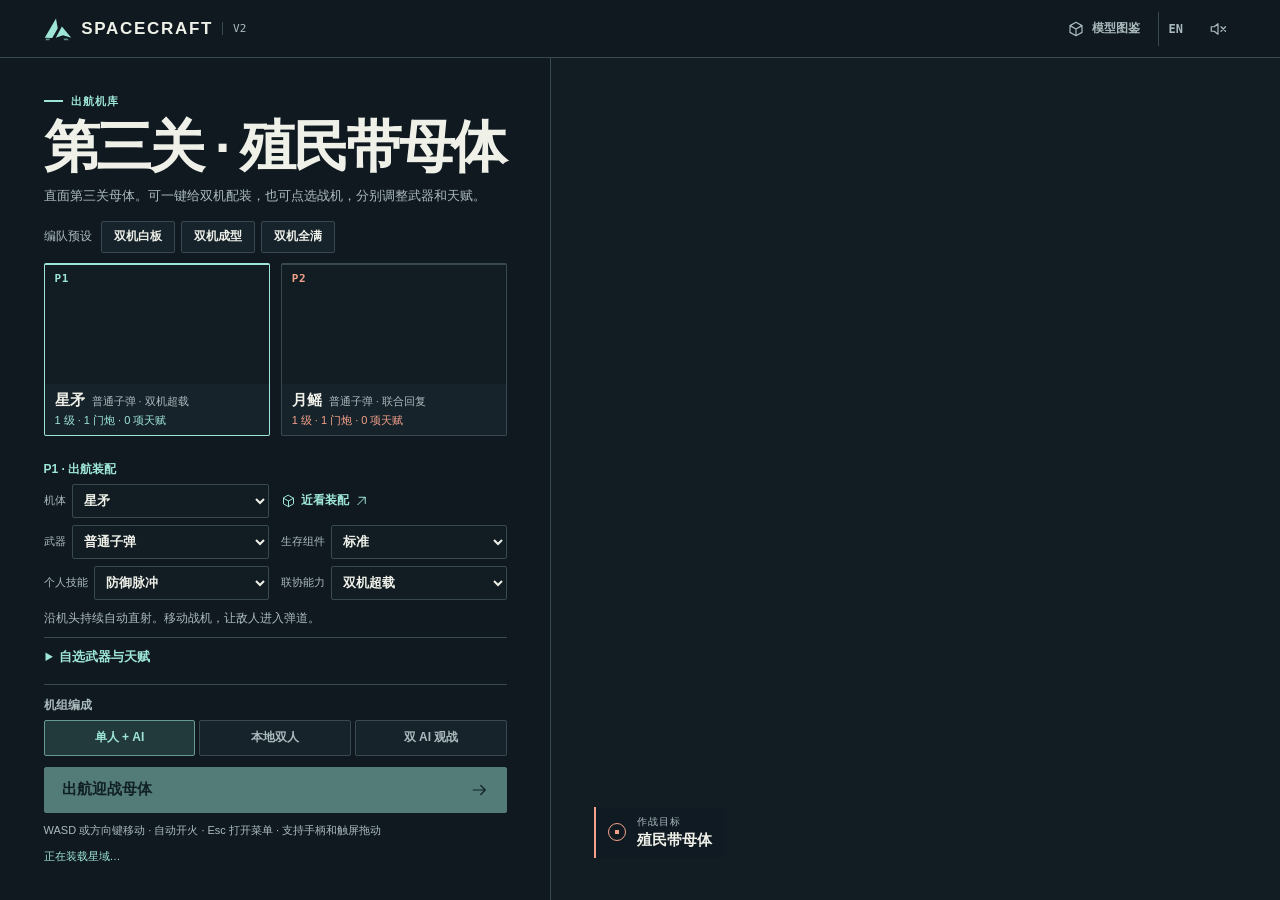
<file: index.html>
<!doctype html>
<html lang="zh-CN">
  <head>
    <meta charset="utf-8" />
    <meta name="viewport" content="width=device-width,initial-scale=1,viewport-fit=cover" />
    <meta name="theme-color" content="#101920" />
    <title>殖民带 · SPACECRAFT V2</title>
    <link rel="icon" href="data:image/svg+xml,%3Csvg xmlns='http://www.w3.org/2000/svg' viewBox='0 0 32 32'%3E%3Cpath fill='%239de5d7' d='M2 26 15 4l2 12-8 10zm14 0 6-12 8 12z'/%3E%3C/svg%3E" />
    <style>:root{color-scheme:dark;--ink: #101920;--panel: #17232b;--recess: #111c23;--line: #384951;--paper: #eff1e9;--muted: #aabbbd;--signal: #9de5d7;--rust: #f4a18a;--head: "Barlow Condensed", "Arial Narrow", "PingFang SC", sans-serif;--sans: Inter, -apple-system, BlinkMacSystemFont, "PingFang SC", "Microsoft YaHei", sans-serif;--mono: "IBM Plex Mono", "SFMono-Regular", Consolas, monospace;--mast-height: 58px}*{box-sizing:border-box}[hidden],.symbols{display:none!important}body{margin:0;background:var(--ink);color:var(--paper);font-family:var(--sans)}button,select,a{font:inherit;color:inherit;-webkit-tap-highlight-color:transparent}button,select,summary{cursor:pointer}button:disabled,select:disabled{opacity:.48;cursor:default}:where(button,a,select,summary):focus-visible{outline:2px solid var(--signal);outline-offset:3px}select{min-width:0;max-width:100%;min-height:34px;border:1px solid var(--line);border-radius:2px;color:var(--paper);background-color:var(--recess);padding:5px 7px;font-size:13px}select:hover:not(:disabled){border-color:var(--muted)}.icon{width:18px;height:18px;flex-shrink:0;fill:none;stroke:currentColor;stroke-width:1.6;stroke-linejoin:round;stroke-linecap:round}.mast{position:relative;z-index:5;display:flex;align-items:center;justify-content:space-between;gap:8px;height:var(--mast-height);padding-inline:clamp(14px,3.45vw,60px);background:var(--ink);border-bottom:1px solid var(--line)}.brand,.mast nav,.mast nav a,.mast nav button{display:inline-flex;align-items:center}.brand{gap:9px;text-decoration:none}.brand svg{width:28px;height:25px;color:var(--signal)}.brand span{font:780 17px/1 var(--sans);letter-spacing:.1em}.brand small{border-left:1px solid var(--line);padding-left:10px;color:var(--muted);font:11px/1.2 var(--mono)}.mast nav{gap:6px}.mast nav button,.mast nav a{gap:7px;justify-content:center;min-width:36px;min-height:36px;border:1px solid transparent;border-radius:2px;background:transparent;padding:4px 8px;color:var(--muted);font-size:12px;font-weight:600;text-decoration:none}.mast nav :is(a,button):hover:not(:disabled){border-color:var(--line);color:var(--paper)}.mast nav .language{margin-left:3px;font-family:var(--mono);border-left-color:var(--line)}.section-label{display:flex;align-items:center;gap:8px;margin:0;font:600 11px / 1.3 var(--sans);letter-spacing:.12em;color:var(--signal);text-transform:uppercase}.section-label i{display:block;width:19px;height:2px;background:currentColor}.sr-only{position:absolute;width:1px;height:1px;padding:0;margin:-1px;overflow:hidden;clip-path:inset(50%);white-space:nowrap;border:0}.dialog:is([data-type=result],[data-type=paused]) #dialog-stats{grid-template-columns:repeat(4,minmax(0,1fr))}@media(max-width:420px){.dialog:is([data-type=result],[data-type=paused]) #dialog-stats{grid-template-columns:repeat(2,minmax(0,1fr))}}@media(max-width:640px),(max-height:500px){:root{--mast-height: 46px}.mast{padding-inline:12px}.brand{gap:6px}.brand svg{width:22px}.brand span{font-size:14px;letter-spacing:.06em}.brand small{padding-left:7px;font-size:10px}.mast nav{gap:2px}.mast nav button,.mast nav a{min-width:32px;padding-inline:5px}}
</style>
    <style>html,body{height:100%}body{overflow:hidden}main{position:relative;isolation:isolate;height:calc(100% - var(--mast-height));height:calc(100dvh - var(--mast-height))}#viewport{position:absolute;inset:0;overflow:hidden;background:var(--recess)}#game{display:block;width:100%;height:100%;outline:none;image-rendering:pixelated;touch-action:none}body[data-screen=briefing] main{display:grid;grid-template-columns:clamp(400px,43vw,660px) minmax(0,1fr)}body[data-screen=briefing] #viewport{position:relative;grid-column:2;grid-row:1;border-left:1px solid var(--line)}#brief{grid-column:1;grid-row:1;min-height:0;overflow-y:auto;overscroll-behavior:contain}.brief-inner{display:flex;flex-direction:column;justify-content:safe center;min-height:100%;padding:clamp(20px,4vh,48px) clamp(21px,3.4vw,60px)}h1,h2,p{margin:0}#chapter-title{margin:10px 0 9px;font:800 clamp(43px,4.4vw,76px)/1.03 var(--head);letter-spacing:-.055em}html[lang=en] #chapter-title{letter-spacing:-.055em}.brief-copy{color:var(--muted);font-size:clamp(13px,1.02vw,16px);line-height:1.65;text-wrap:pretty}.hangar{display:grid;grid-template-columns:repeat(2,minmax(0,1fr));gap:clamp(8px,.85vw,15px);margin:clamp(16px,2.7vh,28px) 0}.rig{--pilot: var(--signal);display:block;min-width:0;position:relative;padding:0;border:1px solid var(--line);border-top:2px solid var(--line);border-radius:2px;text-align:left;background:var(--panel)}.rig[data-edit-slot="1"]{--pilot: var(--rust)}.rig[aria-pressed=true]{border-color:var(--pilot)}.rig:hover{border-top-color:var(--pilot)}.rig canvas{display:block;width:100%;height:auto;background:var(--recess);image-rendering:pixelated}.seat{position:absolute;top:8px;left:10px;color:var(--pilot);font:700 11px/1 var(--mono);letter-spacing:.06em}.rig-summary{display:flex;align-items:baseline;flex-wrap:wrap;gap:3px 7px;padding:7px 10px;min-width:0}.rig-summary b{font-size:15px;font-weight:700}.rig-summary small{font-size:11px;color:var(--muted)}.rig-build{flex-basis:100%;color:var(--pilot);font-size:11px;font-variant-numeric:tabular-nums}.trial-presets{display:flex;align-items:center;flex-wrap:wrap;gap:6px;margin-top:14px}.trial-presets>span{margin-right:3px;color:var(--muted);font-size:12px}.trial-presets button{padding:6px 12px;min-height:32px;border:1px solid var(--line);border-radius:2px;background:var(--panel);font-size:12px;font-weight:650}.trial-presets button:hover,.trial-presets button:focus-visible{color:var(--signal);border-color:var(--signal)}.trial-presets:not([hidden])+.hangar{margin-top:10px}#outfit{--pilot: var(--signal);padding:0 0 12px;margin-bottom:12px;border-bottom:1px solid var(--line)}#outfit[data-edit-slot="1"]{--pilot: var(--rust)}#outfit legend{color:var(--pilot)}.outfit-grid{display:grid;grid-template-columns:repeat(2,minmax(0,1fr));gap:7px 12px}.outfit-grid label{display:grid;grid-template-columns:auto minmax(0,1fr);align-items:center;gap:6px}.outfit-grid label>span{color:var(--muted);font-size:11px;line-height:1.2}.outfit-grid select{width:100%;font-weight:600}#inspect-fit{display:inline-flex;align-items:center;justify-self:start;gap:5px;font-weight:600;font-size:12px;color:var(--pilot);text-decoration:none}#inspect-fit .icon{width:15px}#inspect-fit:hover{text-decoration:underline;text-underline-offset:3px}.spec{font-size:12px;color:var(--muted);line-height:1.5;margin-top:9px}#trial-editor{margin-top:10px;border-top:1px solid var(--line)}#trial-editor>summary{padding:10px 2px 6px;color:var(--pilot);font-size:13px;font-weight:650}#trial-editor fieldset{margin:9px 0 0}#trial-editor legend{color:var(--muted)}.trial-mounts>div{display:grid;grid-template-columns:minmax(32px,auto) minmax(0,1fr) minmax(0,1.15fr);align-items:center;gap:7px;margin-bottom:4px;font-size:12px}.trial-mounts>div>:first-child{color:var(--muted)}.trial-mounts strong{padding-inline:8px}#trial-talents{display:grid;grid-template-columns:repeat(2,minmax(0,1fr));column-gap:12px}#trial-talents label{display:flex;justify-content:space-between;align-items:center;gap:5px;padding:4px 0;border-top:1px solid var(--line);font-size:12px}#trial-talents select{flex-shrink:0;min-width:52px;padding-inline:4px;font-size:12px}#test-config{margin-top:10px;border-block:1px solid var(--line);background:var(--recess)}#test-config[data-enabled=true]{border-left:2px solid var(--rust)}#test-config summary{min-height:34px;padding:8px 9px;color:var(--paper);cursor:pointer;font-size:12px;font-weight:650}#test-state,#test-card-count{float:right;padding-left:8px;color:var(--muted);font:600 11px/1.5 var(--mono)}#test-config[data-enabled=true] #test-state{color:var(--rust)}.test-toggle{padding:2px 9px 8px;display:flex;width:fit-content;align-items:center;gap:7px;color:var(--paper);font-size:12px;cursor:pointer}.test-toggle input{width:15px;height:15px;margin:0;accent-color:var(--rust)}#test-fields{padding:2px 9px 9px}.test-toolbar{display:flex;align-items:center;flex-wrap:wrap;gap:5px;margin-bottom:10px}.test-toolbar strong{margin-right:auto;color:var(--pilot);font-size:12px}.test-toolbar button{min-height:30px;padding:4px 7px;border:1px solid var(--line);border-radius:2px;background:var(--panel);color:var(--paper);font-size:11px}.test-toolbar button:hover,.test-toolbar button:focus-visible{border-color:var(--pilot)}#test-fields fieldset{margin-bottom:8px}#test-fields legend{color:var(--muted)}.test-weapons>div{display:grid;grid-template-columns:minmax(28px,auto) minmax(0,.9fr) minmax(0,1.3fr);column-gap:7px;align-items:center}.test-weapons>div+div{margin-top:4px}.test-weapons>div>:first-child{font-size:11px;color:var(--muted)}#test-primary{font:600 12px var(--sans)}#test-fields select{width:100%;min-height:31px;padding:3px;font:600 12px var(--sans)}#test-cards{border-top:1px solid var(--line)}#test-cards summary{padding-inline:0}#test-card-list{display:grid;grid-template-columns:repeat(auto-fit,minmax(min(100%,153px),1fr));gap:4px 12px}#test-card-list label{display:flex;align-items:center;justify-content:space-between;gap:5px;min-width:0;color:var(--paper);font-size:12px;line-height:1.22}#test-card-list small{display:block;color:var(--muted);font:9px/1.2 var(--mono)}#test-card-list select{width:43px;flex:none}.held-cards{margin:5px 0 3px}.held-cards dt{color:var(--muted);font-size:11px}.held-cards dd{display:flex;flex-wrap:wrap;gap:3px 8px;margin:0}.held-cards dd span{font-size:11px;color:var(--paper);overflow-wrap:anywhere}.held-cards dd span:before{content:"";display:inline-block;width:3px;height:3px;margin-right:5px;vertical-align:middle;background:var(--pilot)}fieldset{min-width:0;margin:0 0 11px;border:0;padding:0}legend{color:var(--muted);font-size:12px;font-weight:600;margin-bottom:6px;padding:0}.mode-options{display:grid;grid-template-columns:repeat(3,minmax(0,1fr));gap:4px}.mode-options button{min-height:36px;border:1px solid var(--line);border-radius:2px;background:var(--panel);color:var(--muted);font-size:12px;font-weight:600;padding:5px}.mode-options button:hover{color:var(--paper)}.mode-options button[aria-pressed=true]{color:var(--signal);background:#233a3c;border-color:#659b91}#partner-option{display:flex;align-items:center;gap:7px;width:fit-content;min-height:29px;color:var(--muted);font-size:12px;cursor:pointer}#choose-partner{width:15px;height:15px;margin:0;accent-color:var(--signal)}.primary{display:flex;justify-content:space-between;align-items:center;width:100%;min-height:46px;border:1px solid var(--signal);border-radius:2px;padding:10px 17px;background:var(--signal);color:#122b2a;font-size:15px;font-weight:720}.primary:hover:not(:disabled){background:#bef2e6}.controls,.load{font-size:11px;line-height:1.55;margin-top:9px;color:var(--muted)}.load{color:var(--signal)}.scene-caption{position:absolute;bottom:clamp(16px,3.3vw,60px);left:clamp(16px,3.3vw,60px);display:flex;align-items:center;gap:11px;border-left:2px solid var(--rust);padding:8px 12px;background:#111a22db;pointer-events:none}.scene-caption small,.scene-caption strong{display:block}.scene-caption small{color:var(--muted);font-size:10px;letter-spacing:.1em}.scene-caption strong{margin-top:2px;font-size:15px}.viewfinder{width:18px;height:18px;border:1px solid var(--rust);border-radius:50%}.viewfinder:after{content:"";display:block;margin:6px;border:2px solid var(--rust)}body[data-screen=flight] .mast{display:none}body[data-screen=flight] main{display:grid;height:100%;height:100dvh;grid-template-rows:calc(66px + env(safe-area-inset-top)) minmax(0,1fr)}body[data-screen=flight] #viewport{grid-row:2;position:relative}#hud{grid-row:1;grid-column:1;display:grid;grid-template-columns:minmax(0,1fr) clamp(346px,30vw,400px) minmax(0,1fr);align-items:center;column-gap:clamp(8px,2.2vw,50px);padding:calc(4px + env(safe-area-inset-top)) max(12px,env(safe-area-inset-right)) 4px max(12px,env(safe-area-inset-left));border-bottom:1px solid var(--line);background:var(--ink)}.pilots{display:contents}.pilot{grid-row:1;width:min(100%,250px);min-width:0}.pilot[data-pilot="1"]{grid-column:1}.pilot[data-pilot="2"]{grid-column:3;justify-self:end}.flight-command{grid-column:2;grid-row:1;display:flex;align-items:center;gap:12px}.flight-target{flex:1;min-width:0;position:relative}#pause{display:inline-flex;align-items:center;justify-content:center;gap:3px;min-width:44px;min-height:44px;padding:0 6px;color:var(--muted);background:transparent;border:1px solid var(--line);border-radius:2px}#pause:hover{color:var(--paper);background:var(--panel)}#pause kbd{font:10px var(--mono)}#pause .icon{width:15px;height:15px}.boss-label,#wave{font:650 12px/1.2 var(--sans)}.pilot em,.boss-foot{font:10px var(--mono);color:var(--muted);font-variant-numeric:tabular-nums}.boss-label,.boss-foot{display:flex;align-items:baseline;justify-content:space-between;gap:6px}.boss-label span{color:var(--rust)}#boss-hud{container-type:inline-size}.boss-condition{display:flex;align-items:center;gap:5px;white-space:nowrap}#boss-frenzy{padding:1px 5px 1px 8px;color:#2e1520;background:#ffd197;clip-path:polygon(0 0,100% 0,100% 100%,0 100%,4px 50%);font:750 11px/1.2 var(--sans)}#boss-hud[data-frenzy] .boss-meter i{background:repeating-linear-gradient(118deg,#ffcf91 0 6px,#b54a50 6px 9px)}.boss-meter{position:relative;background:#44383e;height:5px;margin-top:6px;overflow:hidden}.boss-meter i{display:block;height:100%;background:var(--rust);transform-origin:left}.boss-meter b{position:absolute;inset:0 auto 0 40%;width:1px;background:#312734}.boss-meter b:nth-of-type(2){left:65%}.boss-meter b:last-child{left:90%}.boss-foot{margin-top:4px}.boss-foot small{font:10px var(--sans)}#armor{overflow:hidden;text-overflow:ellipsis;white-space:nowrap}#boss-health,#boss-instinct{white-space:nowrap}#boss-instinct{margin-inline:auto 2px}#instinct-count{color:var(--paper);font:600 10px var(--mono)}@container (max-width: 220px){.boss-condition,.boss-foot{gap:3px}#boss-instinct{font-size:9px;margin-inline-end:0}#boss-frenzy{padding-inline:6px 3px}}.pilot-head{display:flex;justify-content:space-between;align-items:center;gap:5px}.pilot b{font:700 12px var(--mono);color:var(--pilot)}.pilot-vitals{display:grid;gap:3px;margin-top:4px}.pilot-vital{--fill: var(--pilot);--trail: #fae4b8}.pilot-vital[data-vital=shield]{--fill: #84b6dc;--trail: #d9e7ff}.vital-heading{display:flex;flex-wrap:wrap;align-items:baseline;column-gap:4px;color:var(--muted);font:10px/1.2 var(--sans)}.vital-value{margin-left:auto;color:var(--paper);white-space:nowrap;font:10px/1.2 var(--mono);font-variant-numeric:tabular-nums}.vital-state{color:#a4cce8;font-size:9px;font-weight:600}.vital-state:empty{display:none}.pilot-vital[data-state=broken] .vital-state{color:var(--rust)}.pilot-vital[data-state=guard] .vital-state{color:#edd5a6}.pilot-vital[data-state=unshielded] .vital-value{color:var(--muted)}.vital-track{position:relative;overflow:hidden;height:4px;margin-top:2px;background:#35434d}.vital-track i{position:absolute;inset:0;transform-origin:left center}.vital-fill{background:var(--fill)}.vital-trail{background:var(--trail)}#toast{position:absolute;inset:auto 0 0;overflow:hidden;white-space:nowrap;text-overflow:ellipsis;background:var(--ink);color:var(--paper);font:600 11px/1.35 var(--sans)}.flight-target:has(#boss-hud[hidden]) #toast{position:static}#dialog-settings{display:flex;align-items:center;gap:6px;margin-bottom:14px}#dialog-settings :is(a,button){display:inline-flex;align-items:center;gap:5px;min-height:36px;padding:3px 9px;border:1px solid var(--line);border-radius:2px;color:var(--muted);background:var(--panel);text-decoration:none;font-size:12px}#shade{position:absolute;z-index:4;inset:0;display:grid;place-items:center;padding:14px;background:#081119b8;backdrop-filter:blur(3px)}.dialog{width:min(100%,440px);max-height:100%;overflow:auto;padding:clamp(16px,2.6vw,34px);border:1px solid var(--line);border-top:2px solid var(--signal);background:var(--ink);box-shadow:0 16px 50px #03070980}.dialog[data-type=upgrade][data-coop=true]{width:min(100%,770px)}.dialog h2{font-size:clamp(26px,3.1vw,40px);letter-spacing:-.055em;margin-top:9px}#dialog-body{margin:6px 0 17px;color:var(--muted);font-size:13px;line-height:1.6}#dialog-actions{display:grid;gap:7px}#dialog-actions button{width:100%;min-height:40px;padding:9px 12px;border:1px solid var(--line);border-radius:2px;background:var(--panel);color:var(--paper);font-size:14px;font-weight:650;text-align:left}#dialog-actions>button:first-child{border-color:var(--signal);background:var(--signal);color:#142e2d}#dialog-actions button:hover:not(:disabled){border-color:var(--pilot, var(--signal))}#dialog-actions button:focus-visible{outline-color:var(--pilot, var(--signal))}.upgrade-group{--pilot: var(--signal);display:flex;flex-direction:column;gap:6px;min-width:0}.upgrade-group[data-upgrade-slot="1"]{--pilot: var(--rust)}.upgrade-group h3{border-top:2px solid var(--pilot);margin:0 0 2px;padding-top:8px;font-size:14px}.upgrade-group .seat-id,.fit-summary b{color:var(--pilot);font:700 12px var(--mono);margin-right:7px}.module-title{display:flex;align-items:center;gap:7px}.module-title svg{color:var(--pilot)}.module-title strong{margin-left:auto;color:var(--pilot);font:700 12px var(--mono)}.module-desc{display:block;margin:4px 0 0 25px;color:var(--muted);font-size:11px;font-weight:450;line-height:1.45}.refit-status{color:var(--muted);font-size:12px;line-height:1.45}.choice-list{display:grid;align-content:start;gap:6px}#dialog-fits,#dialog-stats{padding:11px 0;margin:0 0 15px;border-block:1px solid var(--line)}.fit-summary{--pilot: var(--signal);display:flex;align-items:baseline;gap:4px;font-size:12px;color:var(--muted);line-height:1.65}.fit-summary+.fit-summary{--pilot: var(--rust);margin-top:4px}.fit-summary strong{color:var(--paper)}#dialog-stats{display:grid;grid-template-columns:repeat(3,minmax(0,1fr));gap:10px}#dialog-stats dt{font-size:11px;color:var(--muted)}#dialog-stats dd{margin:3px 0 0;font:700 18px/1.25 var(--mono)}@media(min-width:600px){#dialog-actions:has(.upgrade-group+.upgrade-group){grid-template-columns:repeat(2,minmax(0,1fr));gap:14px}.choice-list{max-height:min(58dvh,580px);overflow-y:auto;padding:2px}}@media(max-width:790px)and (orientation:portrait){body[data-screen=briefing] main{display:flex;flex-direction:column;overflow:auto}body[data-screen=briefing] #viewport{order:0;flex:none;height:clamp(130px,22svh,205px);border-left:none;border-bottom:1px solid var(--line)}#brief{order:1;min-height:auto;overflow:visible}.brief-inner{padding:17px clamp(14px,5vw,33px) max(18px,env(safe-area-inset-bottom))}#chapter-title{font-size:clamp(39px,8vw,58px);margin:7px 0}.brief-copy{font-size:13px}.hangar{margin:13px 0}.outfit-grid{gap:6px 8px}.scene-caption{bottom:10px;left:12px;padding:5px 8px;gap:7px}.scene-caption strong{font-size:12px}.scene-caption small{font-size:9px}.viewfinder{width:13px;height:13px}.viewfinder:after{margin:4px}}@media(max-width:620px){body[data-screen=flight] main{grid-template-rows:calc(98px + env(safe-area-inset-top)) minmax(0,1fr)}#hud{grid-template-columns:1fr 1fr;grid-template-rows:54px 36px;column-gap:16px}.pilot-vitals{gap:2px;margin-top:2px}.vital-track{margin-top:1px}.pilot[data-pilot="2"]{grid-column:2}.flight-command{grid-row:2;grid-column:1 / -1;gap:10px}#pause{min-width:44px;min-height:34px}.boss-label{line-height:1.1}.boss-label span{font-size:10px}.boss-meter{height:4px;margin-top:2px}.boss-foot{margin-top:1px}#toast{inset:0;display:grid;align-items:center;white-space:normal}#boss-hud:not([hidden])~#toast{inset:auto 0 0;display:block;white-space:nowrap}}@media(max-height:560px)and (orientation:landscape){body[data-screen=briefing] main{grid-template-columns:clamp(320px,47vw,495px) minmax(0,1fr)}.brief-inner{padding:15px 20px}#chapter-title{font-size:36px;margin-block:6px}.brief-copy{font-size:12px}.hangar{margin-block:11px}#outfit{padding-bottom:8px;margin-bottom:8px}#shade{padding:8px}}#dialog-actions button.pad-selected{box-shadow:inset 3px 0 var(--pilot);background:#213037}#dialog-actions button:focus-visible{outline-offset:0}@media(max-width:1120px){.outfit-grid label{grid-template-columns:minmax(0,1fr);gap:3px}#inspect-fit{align-self:end;min-height:34px}}
</style>
  </head>
  <body data-screen="briefing">
    <svg class="symbols" xmlns="http://www.w3.org/2000/svg" aria-hidden="true">
      <symbol id="i-fleet" viewBox="0 0 36 30">
        <path fill="currentColor" d="M1 27 15.4 2l2.3 12.7-7.1 12.4zm14.2 0L23 12.5 35 27l-10.6-3.4z" />
        <path fill="currentColor" opacity=".55" d="m8 28-1.4 2h-5l1.3-2zm22 0 2 2h-6l-1-2z" />
      </symbol>
      <symbol id="i-sound" viewBox="0 0 24 24"><path d="M3 9h4l5-4v14l-5-4H3zM16 8c3 2 3 6 0 8m3-11c5 4 5 10 0 14" /></symbol>
      <symbol id="i-muted" viewBox="0 0 24 24"><path d="M3 9h4l5-4v14l-5-4H3zM16 9l6 6m0-6-6 6" /></symbol>
      <symbol id="i-pause" viewBox="0 0 24 24"><path d="M8 5v14m8-14v14" stroke-width="3.3" /></symbol>
      <symbol id="i-grid" viewBox="0 0 24 24"><path d="m12 3 8 4.5v9L12 21l-8-4.5v-9zm0 9 8-4.5M4 7.5l8 4.5v9" /></symbol>
      <symbol id="i-arrow" viewBox="0 0 24 24"><path d="M3 12h16m-6-6 6 6-6 6" /></symbol>
      <symbol id="i-open" viewBox="0 0 24 24"><path d="M6 18 18 6M8 6h10v10" /></symbol>
      <symbol id="i-card" viewBox="0 0 24 24"><path d="M5 4h14v16H5zM8.5 8h7m-7 4h4m-4 4h7"/></symbol>
      <symbol id="i-weapon" viewBox="0 0 24 24"><path d="M6 20l5-8m3-6 4-4m-8 6 4 3 5-8-3-1zM4 17l3 2"/></symbol>
      <symbol id="i-specialize" viewBox="0 0 24 24"><path d="M12 21v-8m0 2-7-7V3m7 12 7-7V3M3 5l2-2 2 2m10 0 2-2 2 2"/></symbol>
      <symbol id="i-supply" viewBox="0 0 24 24"><path d="m12 3 8 4.5v9L12 21l-8-4.5v-9zm0 9 8-4.5M4 7.5l8 4.5v9"/></symbol>
    </svg>
    <header class="mast">
      <div class="brand">
        <svg aria-hidden="true"><use href="#i-fleet" /></svg>
        <span>SPACECRAFT</span><small>V2</small>
      </div>
      <nav>
        <a href="./viewer/"><svg class="icon" aria-hidden="true"><use href="#i-grid" /></svg><span data-t="atlas">模型图鉴</span></a>
        <button id="lang" class="language" type="button" aria-label="English">EN</button>
        <button id="audio" type="button" data-label="enableSound"><svg class="icon" aria-hidden="true"><use href="#i-muted" /></svg></button>
      </nav>
    </header>
    <main>
      <div id="viewport">
        <canvas id="game" data-label="canvas"></canvas>
        <aside class="scene-caption" id="observation">
          <span class="viewfinder" aria-hidden="true"></span>
          <span><small data-t="inview">作战目标</small><strong data-t="mother">殖民带母体</strong></span>
        </aside>
      </div>
      <section id="brief" aria-labelledby="chapter-title">
        <div class="brief-inner">
          <p class="section-label"><i aria-hidden="true"></i><span data-t="hangar">出航机库</span></p>
          <h1 id="chapter-title" data-t="title">殖民带</h1>
          <p class="brief-copy" data-t="synopsis">截击从孔口抛出的生殖腺，摧毁母体后清除余敌。</p>
          <div id="trial-presets" class="trial-presets" role="group" data-label="pairPreset" hidden>
            <span data-t="pairPreset">编队预设</span>
            <button type="button" id="pair-stock" data-t="pairStock">双机白板</button>
            <button type="button" id="pair-formed" data-t="pairFormed">双机成型</button>
            <button type="button" id="pair-max" data-t="pairMax">双机全满</button>
          </div>
          <div class="hangar" role="group" data-label="editPilot">
            <button type="button" class="rig" data-edit-slot="0" aria-pressed="true" aria-controls="outfit">
              <canvas id="p1-preview" width="360" height="192" aria-hidden="true"></canvas>
              <span class="seat">P1</span><span class="rig-summary"><b></b><small></small><span class="rig-build" hidden></span></span>
            </button>
            <button type="button" class="rig" data-edit-slot="1" aria-pressed="false" aria-controls="outfit">
              <canvas id="p2-preview" width="360" height="192" aria-hidden="true"></canvas>
              <span class="seat">P2</span><span class="rig-summary"><b></b><small></small><span class="rig-build" hidden></span></span>
            </button>
          </div>
          <fieldset id="outfit">
            <legend id="fit-pilot"></legend>
            <div class="outfit-grid">
              <label for="fit-hull"><span data-t="airframe">机体</span><select id="fit-hull"></select></label>
              <a id="inspect-fit" href="./viewer/"><svg class="icon" aria-hidden="true"><use href="#i-grid" /></svg><span data-t="inspect">近看装配</span><svg class="icon" aria-hidden="true"><use href="#i-open" /></svg></a>
              <label for="fit-weapon"><span data-t="weapon">武器</span><select id="fit-weapon"></select></label>
              <label for="fit-survival"><span data-t="survivalSlot">生存组件</span><select id="fit-survival"></select></label>
              <label for="fit-ability"><span data-t="personal">个人技能</span><select id="fit-ability"></select></label>
              <label for="fit-link"><span data-t="linkSlot">联协能力</span><select id="fit-link"></select></label>
            </div>
            <p id="fit-detail" class="spec" aria-live="polite"></p>
            <details id="trial-editor" hidden>
              <summary data-t="customStart">自选武器与天赋</summary>
              <fieldset class="trial-mounts">
                <legend data-t="startingWeapons">起始武器</legend>
                <div><span data-t="noseMount">机首</span><strong id="trial-primary"></strong><select id="trial-grade-0" data-label="noseGrade"></select></div>
                <div><label for="trial-gun-1" data-t="wingMount">双翼</label><select id="trial-gun-1"></select><select id="trial-grade-1" data-label="wingGrade"></select></div>
                <div><label for="trial-gun-2" data-t="dorsalMount">背脊</label><select id="trial-gun-2"></select><select id="trial-grade-2" data-label="dorsalGrade"></select></div>
              </fieldset>
              <fieldset class="trial-talents">
                <legend data-t="startTalents">开局天赋</legend>
                <div id="trial-talents"></div>
                <p id="trial-effect" class="spec" aria-live="polite" hidden></p>
              </fieldset>
            </details>
          </fieldset>
          <fieldset>
            <legend data-t="crew">机组编成</legend>
            <div class="mode-options" id="modes">
              <button type="button" data-mode="solo" aria-pressed="true" data-t="solo">单人 + AI</button>
              <button type="button" data-mode="coop" aria-pressed="false" data-t="coop">本地双人</button>
              <button type="button" data-mode="demo" aria-pressed="false" data-t="demo">双 AI 观战</button>
            </div>
            <label id="partner-option" for="choose-partner">
              <input id="choose-partner" type="checkbox"><span data-t="choosePartner">我替伙伴选择</span>
            </label>
          </fieldset>
          <button id="launch" type="button" class="primary" disabled><span data-t="launch">出航迎战母体</span><svg class="icon" aria-hidden="true"><use href="#i-arrow" /></svg></button>
          <p class="controls" id="instructions"></p>
          <p class="load" id="load" role="status" data-t="loading">正在装载星域…</p>
        </div>
      </section>
      <div id="hud" hidden>
        <div class="pilots" id="pilots"></div>
        <div class="flight-command">
          <div class="flight-target">
            <div id="boss-hud" hidden>
              <div class="boss-label"><b id="boss-name" data-t="mother">殖民带母体</b><div class="boss-condition"><span id="phase"></span><strong id="boss-frenzy" data-t="frenzy" hidden>暴走</strong></div></div>
              <div class="boss-meter" role="meter" aria-labelledby="boss-name" aria-valuemin="0"><i id="boss-fill"></i><b></b><b></b><b></b></div>
              <div class="boss-foot"><small id="armor"></small><small id="boss-instinct" hidden><span data-t="instinct">本能</span> <b id="instinct-count"></b></small><span id="boss-health"></span></div>
            </div>
            <b id="wave" hidden></b>
            <div id="toast" role="status" hidden></div>
          </div>
          <button id="pause" type="button" data-label="pause" aria-haspopup="dialog" aria-keyshortcuts="Escape" hidden><svg class="icon" aria-hidden="true"><use href="#i-pause" /></svg><kbd>Esc</kbd></button>
        </div>
      </div>
      <div id="shade" hidden>
        <section class="dialog" role="dialog" aria-modal="true" aria-labelledby="dialog-title" aria-describedby="dialog-body">
          <p class="section-label"><i aria-hidden="true"></i><span id="dialog-context"></span></p>
          <h2 id="dialog-title"></h2>
          <p id="dialog-body"></p>
          <dl id="dialog-stats" hidden></dl>
          <div id="dialog-fits" hidden></div>
          <div id="dialog-settings" hidden></div>
          <div id="dialog-actions"></div>
        </section>
      </div>
    </main>
    <script type="module" src="./game/main.js?v=857bffb671b8"></script>
  </body>
</html>
</file>
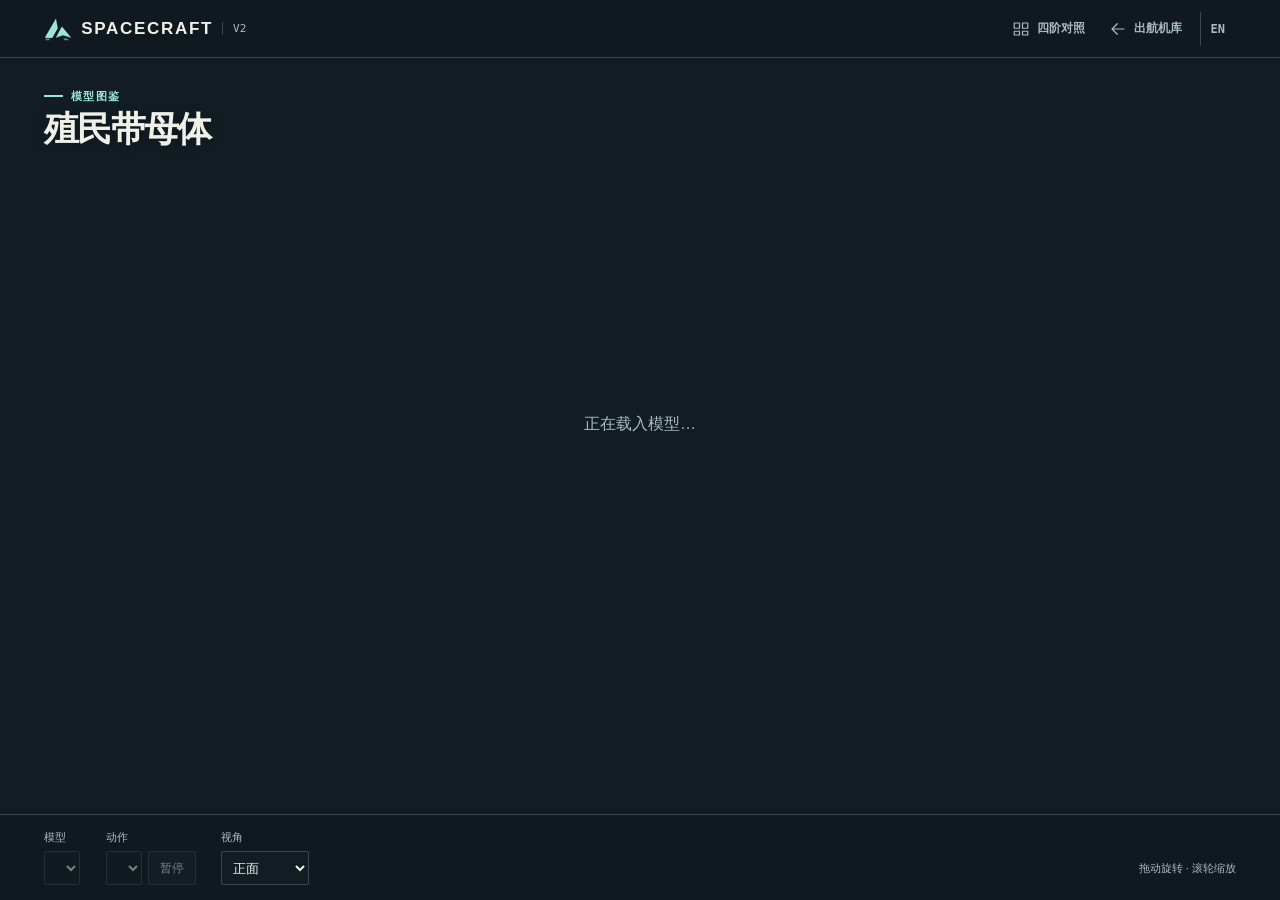
<file: viewer/index.html>
<!doctype html>
<html lang="zh-CN">
  <head>
    <meta charset="utf-8" />
    <meta name="viewport" content="width=device-width,initial-scale=1,viewport-fit=cover" />
    <meta name="theme-color" content="#101920" />
    <link rel="icon" href="data:image/svg+xml,%3Csvg xmlns='http://www.w3.org/2000/svg' viewBox='0 0 32 32'%3E%3Cpath fill='%23b5f5e6' d='M2 26 15 4l2 12-8 10zm14 0 6-12 8 12z'/%3E%3C/svg%3E" />
    <title>殖民带模型图鉴 · SPACECRAFT V2</title>
    <link rel="stylesheet" href="../game/interface/theme.css?v=857bffb671b8" />
    <link rel="stylesheet" href="./style.css?v=857bffb671b8" />
  </head>
  <body>
    <header class="mast">
      <div class="brand">
        <svg viewBox="0 0 36 30" aria-hidden="true"><path fill="currentColor" d="M1 27 15.4 2l2.3 12.7-7.1 12.4zm14.2 0L23 12.5 35 27l-10.6-3.4z"/><path fill="currentColor" opacity=".55" d="m8 28-1.4 2h-5l1.3-2zm22 0 2 2h-6l-1-2z"/></svg>
        <span>SPACECRAFT</span><small>V2</small>
      </div>
      <nav>
        <a href="./evolution.html"><svg class="icon" viewBox="0 0 24 24" aria-hidden="true"><path d="M3 4h7v7H3zm11 0h7v7h-7zM3 15h7v5H3zm11 0h7v5h-7z"/></svg><span data-en="Airframe evolution">四阶对照</span></a>
        <a href="../"><svg class="icon" viewBox="0 0 24 24" aria-hidden="true"><path d="M20 12H4m7-7-7 7 7 7"/></svg><span data-en="Flight deck">出航机库</span></a>
        <button id="lang" class="language" type="button">EN</button>
      </nav>
    </header>
    <main>
      <div class="stage">
        <div class="specimen-caption">
          <p class="section-label"><i aria-hidden="true"></i><span data-en="Model atlas">模型图鉴</span></p>
          <h1 id="title">殖民带母体</h1>
          <output id="frenzy-state" aria-live="off" hidden></output>
          <div id="meteor-controls" hidden>
            <span><span data-en="Angular speed">自转角速度</span> <output id="meteor-speed" aria-live="off">7.5°/s</output></span>
            <div><button type="button" id="meteor-light" data-en="Light hit">轻击</button>
              <button type="button" id="meteor-heavy" data-en="Heavy hit">重击</button></div>
          </div>
          <label id="ship-light" hidden><input id="bloom" type="checkbox" checked /><span data-en="Bloom">辉光</span></label>
        </div>
        <canvas id="model" aria-label="殖民带三维模型">3D</canvas>
        <section id="shield-replay" hidden aria-labelledby="shield-title">
          <div class="shield-heading"><b id="shield-title" data-en="Shield test">护盾试射</b><strong id="shield-state"></strong></div>
          <div class="shield-points">
            <div>
              <div class="shield-readout"><span id="shield-label" data-en="Shield">护盾</span><output id="shield-value" aria-hidden="true"></output></div>
              <div id="shield-gauge" class="replay-meter" role="meter" aria-labelledby="shield-label" aria-valuemin="0"><i class="shield-trail"></i><i class="shield-fill"></i></div>
            </div>
            <div>
              <div class="shield-readout"><span id="shield-health-label" data-en="HP">生命</span><output id="shield-health" aria-hidden="true"></output></div>
              <div id="shield-health-gauge" class="replay-meter" role="meter" aria-labelledby="shield-health-label" aria-valuemin="0"><i class="shield-trail"></i><i class="shield-fill"></i></div>
            </div>
          </div>
          <div class="shield-timing"><label for="shield-time" data-en="Replay">回放</label><output id="shield-clock" for="shield-time" aria-live="off"></output></div>
          <input id="shield-time" type="range" min="0" max="17" value="0" step="0.001">
          <div class="shield-cues">
            <button type="button" data-shield-cue="hit" data-en="Hit">命中</button>
            <button type="button" data-shield-cue="break" data-en="Break">破盾</button>
            <button type="button" data-shield-cue="reform" data-en="Reform">重构</button>
          </div>
        </section>
        <p id="status" role="status">正在载入模型…</p>
      </div>
      <footer>
        <section>
          <label for="specimen" data-en="Model">模型</label
          ><select id="specimen" disabled></select>
        </section>
        <section>
          <label for="clip" data-en="Animation">动作</label
          ><select id="clip" disabled></select
          ><button id="play" type="button" disabled>暂停</button>
        </section>
        <section>
          <label for="view" data-en="View">视角</label
          ><select id="view">
            <option value="front" data-en="Front">正面</option>
            <option value="flight" data-en="Flight angle">实战俯仰</option>
            <option value="assembly" data-en="Assembly angle">装配斜视</option>
            <option value="side" data-en="Side">侧面</option>
            <option value="back" data-en="Back">背面</option>
          </select>
        </section>
        <section id="iris-options" hidden><label for="iris" data-en="Eye color">瞳色</label>
          <select id="iris">
            <option value="auto" data-en="Individual variation">个体随机</option>
            <option value="brown" data-en="Brown">棕色</option>
            <option value="black" data-en="Black">黑色</option>
            <option value="blue" data-en="Blue">蓝色</option>
            <option value="green" data-en="Green">绿色</option>
            <option value="red" data-en="Red">红色</option>
          </select>
        </section>
        <section id="form-options" hidden><label for="form" data-en="Form">形态</label>
          <select id="form">
            <option value="normal" data-en="Normal">普通</option>
            <option value="smart" data-en="Intelligent">智慧</option>
            <option value="heavy" data-en="Heavy">重型</option>
            <option value="heavy-smart" data-en="Heavy intelligent">重型智慧</option>
          </select>
        </section>
        <section id="mother-layers" hidden><label for="layer" data-en="Anatomy">解剖层</label>
          <select id="layer">
            <option value="exterior" data-en="Exterior">完整外观</option>
            <option value="muscle" data-en="Muscle and diaphragm">肌层与横膈</option>
            <option value="tracts" data-en="Brood tracts and crypts">输送管与育囊</option>
            <option value="skeleton" data-en="Internal chitin frame">几丁质内隔架</option>
          </select>
        </section>
        <fieldset id="ship-modules" hidden>
          <legend data-en="Loadout">战机装配</legend>
          <div class="refits">
            <label><span data-en="Airframe tier">机体阶位</span><select id="ship-hullTier"></select></label>
            <label><span data-en="Nose weapon">机首武器</span><select id="ship-weapon"></select></label>
            <label><span data-en="Specialization">专精</span><select id="ship-branch"></select></label>
            <label><span data-en="Rank">等级</span><select id="ship-rank"></select></label>
            <label><span data-en="Survival">生存组件</span><select id="ship-survival"></select></label>
            <label><span data-en="Personal">个人技能</span><select id="ship-ability"></select></label>
            <label><span data-en="Link">联协能力</span><select id="ship-link" aria-describedby="ship-link-detail"></select></label>
          </div>
          <p id="ship-link-detail"></p>
          <details id="extra-fittings">
            <summary data-en="Extra weapon mounts and airframe upgrades">额外炮位与舰体改装</summary>
            <div class="advanced-fittings">
              <fieldset>
                <legend data-en="Slot 2 · Wing mounts">第二槽 · 双翼炮位</legend>
                <label><span data-en="Weapon">武器</span><select id="ship-weapon2"></select></label>
                <label><span data-en="Specialization">专精</span><select id="ship-branch2"></select></label>
                <label><span data-en="Rank">等级</span><select id="ship-rank2"></select></label>
              </fieldset>
              <fieldset>
                <legend data-en="Slot 3 · Dorsal mount">第三槽 · 背脊炮位</legend>
                <label><span data-en="Weapon">武器</span><select id="ship-weapon3"></select></label>
                <label><span data-en="Specialization">专精</span><select id="ship-branch3"></select></label>
                <label><span data-en="Rank">等级</span><select id="ship-rank3"></select></label>
              </fieldset>
              <fieldset class="airframe-upgrades">
                <legend data-en="Airframe upgrades">舰体改装</legend>
                <label><span id="label-U01">U01 · 矢量喷口</span><select id="ship-U01"></select></label>
                <label><span id="label-U03">U03 · 扩展机库</span><select id="ship-U03"></select></label>
                <label><span id="label-U25">U25 · 主反应堆</span><select id="ship-U25"></select></label>
              </fieldset>
            </div>
          </details>
        </fieldset>
        <details id="brood-layers" hidden>
          <summary data-en="Anatomy layers">解剖图层</summary>
          <div id="layer-list"></div>
        </details>
        <small data-en="Drag to orbit · Scroll to zoom"
          >拖动旋转 · 滚轮缩放</small
        >
      </footer>
    </main>
    <script type="module" src="./main.js?v=857bffb671b8"></script>
  </body>
</html>
</file>
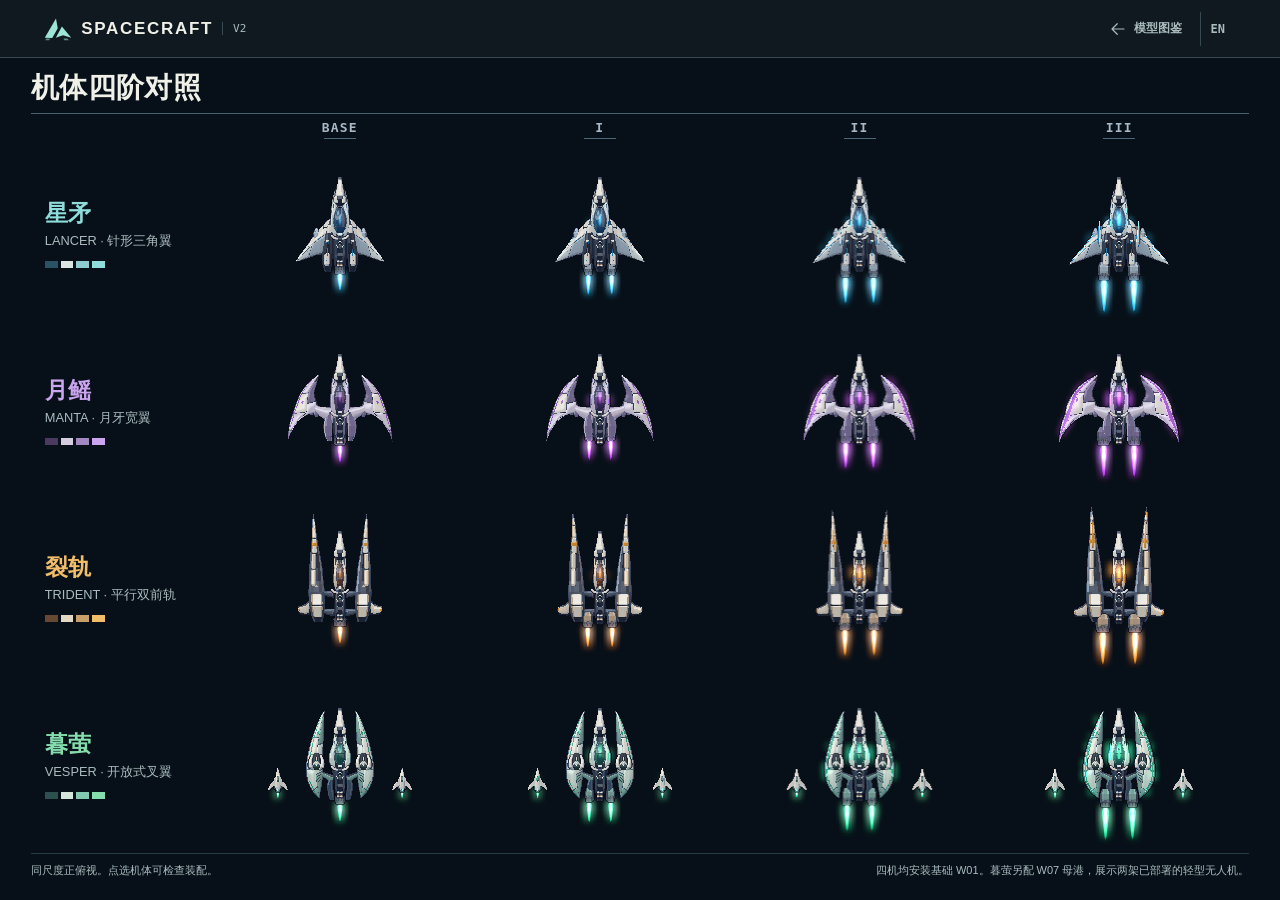
<file: viewer/evolution.html>
<!doctype html>
<html lang="zh-CN">
  <head>
    <meta charset="utf-8" />
    <meta name="viewport" content="width=device-width, initial-scale=1, viewport-fit=cover" />
    <meta name="theme-color" content="#101920" />
    <link rel="icon" href="data:image/svg+xml,%3Csvg xmlns='http://www.w3.org/2000/svg' viewBox='0 0 32 32'%3E%3Cpath fill='%23b5f5e6' d='M2 26 15 4l2 12-8 10zm14 0 6-12 8 12z'/%3E%3C/svg%3E"/>
    <title>机体四阶对照 · SPACECRAFT V2</title>
    <link rel="stylesheet" href="../game/interface/theme.css?v=857bffb671b8" />
    <link rel="stylesheet" href="./evolution.css?v=857bffb671b8" />
  </head>
  <body>
    <header class="mast">
      <a class="brand" href="../" aria-label="SPACECRAFT V2">
        <svg viewBox="0 0 36 30" aria-hidden="true"><path fill="currentColor" d="M1 27 15.4 2l2.3 12.7-7.1 12.4zm14.2 0L23 12.5 35 27l-10.6-3.4z"/><path fill="currentColor" opacity=".55" d="m8 28-1.4 2h-5l1.3-2zm22 0 2 2h-6l-1-2z"/></svg>
        <span>SPACECRAFT</span><small>V2</small>
      </a>
      <nav>
        <a href="./?specimen=lancer"><svg class="icon" viewBox="0 0 24 24" aria-hidden="true"><path d="M20 12H4m7-7-7 7 7 7"/></svg><span data-en="Model atlas">模型图鉴</span></a>
        <button class="language" id="lang" type="button">EN</button>
      </nav>
    </header>
    <main class="sheet">
      <header class="sheet-head">
        <h1 data-en="Airframe evolution">机体四阶对照</h1>
      </header>
      <div class="scroll-sheet">
        <table class="matrix" aria-labelledby="matrix-caption">
          <caption class="sr-only" id="matrix-caption" data-en="Four airframes at four tiers, all in top view at the same scale">四款机体在同尺度正俯视下的四个阶位</caption>
          <colgroup><col class="callsign"/><col span="4"/></colgroup>
          <thead><tr><th scope="col"><span class="sr-only" data-en="Airframe">机体</span></th><th scope="col">BASE</th><th scope="col">I</th><th scope="col">II</th><th scope="col">III</th></tr></thead>
          <tbody id="matrix-body"></tbody>
        </table>
      </div>
      <p id="status" role="status" data-en="Loading flight models…">正在载入战机模型…</p>
      <footer>
        <p data-en="Top view at a shared scale. Select a ship to inspect its loadout.">同尺度正俯视。点选机体可检查装配。</p>
        <p data-en="All ships carry base W01. Vesper also shows a W07 bay and its two deployed light drones.">四机均安装基础 W01。暮萤另配 W07 母港，展示两架已部署的轻型无人机。</p>
      </footer>
    </main>
    <script type="module" src="./evolution.js?v=857bffb671b8"></script>
  </body>
</html>
</file>
<file: game/interface/theme.css>
:root{color-scheme:dark;--ink: #101920;--panel: #17232b;--recess: #111c23;--line: #384951;--paper: #eff1e9;--muted: #aabbbd;--signal: #9de5d7;--rust: #f4a18a;--head: "Barlow Condensed", "Arial Narrow", "PingFang SC", sans-serif;--sans: Inter, -apple-system, BlinkMacSystemFont, "PingFang SC", "Microsoft YaHei", sans-serif;--mono: "IBM Plex Mono", "SFMono-Regular", Consolas, monospace;--mast-height: 58px}*{box-sizing:border-box}[hidden],.symbols{display:none!important}body{margin:0;background:var(--ink);color:var(--paper);font-family:var(--sans)}button,select,a{font:inherit;color:inherit;-webkit-tap-highlight-color:transparent}button,select,summary{cursor:pointer}button:disabled,select:disabled{opacity:.48;cursor:default}:where(button,a,select,summary):focus-visible{outline:2px solid var(--signal);outline-offset:3px}select{min-width:0;max-width:100%;min-height:34px;border:1px solid var(--line);border-radius:2px;color:var(--paper);background-color:var(--recess);padding:5px 7px;font-size:13px}select:hover:not(:disabled){border-color:var(--muted)}.icon{width:18px;height:18px;flex-shrink:0;fill:none;stroke:currentColor;stroke-width:1.6;stroke-linejoin:round;stroke-linecap:round}.mast{position:relative;z-index:5;display:flex;align-items:center;justify-content:space-between;gap:8px;height:var(--mast-height);padding-inline:clamp(14px,3.45vw,60px);background:var(--ink);border-bottom:1px solid var(--line)}.brand,.mast nav,.mast nav a,.mast nav button{display:inline-flex;align-items:center}.brand{gap:9px;text-decoration:none}.brand svg{width:28px;height:25px;color:var(--signal)}.brand span{font:780 17px/1 var(--sans);letter-spacing:.1em}.brand small{border-left:1px solid var(--line);padding-left:10px;color:var(--muted);font:11px/1.2 var(--mono)}.mast nav{gap:6px}.mast nav button,.mast nav a{gap:7px;justify-content:center;min-width:36px;min-height:36px;border:1px solid transparent;border-radius:2px;background:transparent;padding:4px 8px;color:var(--muted);font-size:12px;font-weight:600;text-decoration:none}.mast nav :is(a,button):hover:not(:disabled){border-color:var(--line);color:var(--paper)}.mast nav .language{margin-left:3px;font-family:var(--mono);border-left-color:var(--line)}.section-label{display:flex;align-items:center;gap:8px;margin:0;font:600 11px / 1.3 var(--sans);letter-spacing:.12em;color:var(--signal);text-transform:uppercase}.section-label i{display:block;width:19px;height:2px;background:currentColor}.sr-only{position:absolute;width:1px;height:1px;padding:0;margin:-1px;overflow:hidden;clip-path:inset(50%);white-space:nowrap;border:0}.dialog:is([data-type=result],[data-type=paused]) #dialog-stats{grid-template-columns:repeat(4,minmax(0,1fr))}@media(max-width:420px){.dialog:is([data-type=result],[data-type=paused]) #dialog-stats{grid-template-columns:repeat(2,minmax(0,1fr))}}@media(max-width:640px),(max-height:500px){:root{--mast-height: 46px}.mast{padding-inline:12px}.brand{gap:6px}.brand svg{width:22px}.brand span{font-size:14px;letter-spacing:.06em}.brand small{padding-left:7px;font-size:10px}.mast nav{gap:2px}.mast nav button,.mast nav a{min-width:32px;padding-inline:5px}}
</file>
<file: viewer/style.css>
html,body{height:100%}main{min-height:420px;height:calc(100% - var(--mast-height));height:calc(100dvh - var(--mast-height));display:grid;grid-template-rows:minmax(180px,1fr) auto}.stage{position:relative;overflow:hidden;background:var(--recess)}.specimen-caption{position:absolute;top:clamp(14px,3.4vh,38px);left:clamp(14px,3.45vw,60px);max-width:calc(100% - 28px);pointer-events:none}h1{margin:7px 0 0;font:760 clamp(21px,2.7vw,42px)/1.12 var(--head);letter-spacing:-.05em;text-shadow:0 1px 7px var(--ink)}canvas{width:100%;height:100%;display:block;touch-action:none;image-rendering:pixelated;cursor:grab}canvas:active{cursor:grabbing}#meteor-controls{display:grid;justify-items:start;gap:7px;margin-top:11px;color:var(--muted);font-size:12px;pointer-events:auto}#meteor-speed{margin-left:5px;color:var(--signal);font:12px var(--mono)}#frenzy-state{display:inline-block;margin-top:5px;padding:2px 8px;color:var(--paper);background:var(--ink);font:650 13px/1.4 var(--sans)}#frenzy-state[data-frenzy]{color:#2e1520;background:#ffd197}#meteor-controls button{padding:4px 9px;border:1px solid var(--line);border-radius:2px;background:var(--panel);color:var(--paper);font-size:12px}#meteor-controls button:hover{border-color:var(--signal)}#status{position:absolute;inset:45% 12px auto;text-align:center;color:var(--muted);pointer-events:none}footer{display:flex;align-items:flex-end;flex-wrap:wrap;gap:12px clamp(10px,2vw,30px);border-top:1px solid var(--line);padding:15px clamp(14px,3.45vw,60px) max(15px,env(safe-area-inset-bottom));background:var(--ink)}footer section{display:grid;grid-template-columns:auto auto;align-items:center;gap:6px}footer section>label{grid-column:1 / -1}footer section>select:only-of-type:last-child{grid-column:1 / -1}footer label,footer legend,footer small{color:var(--muted);font-size:11px}footer select{max-width:min(40vw,200px)}#play,#brood-layers summary{min-height:34px;padding:6px 11px;border:1px solid var(--line);border-radius:2px;color:var(--paper);background:var(--panel);font-size:12px}#play:hover:not(:disabled),#brood-layers summary:hover{border-color:var(--signal)}#brood-layers{position:relative}#brood-layers summary{align-content:center}#layer-list{position:absolute;z-index:2;bottom:calc(100% + 8px);left:0;width:max-content;max-height:min(45vh,370px);overflow:auto;padding:9px 14px;background:var(--panel);border:1px solid var(--line)}#layer-list label{display:flex;gap:8px;align-items:center;padding:5px 0;color:var(--paper);cursor:pointer}#layer-list input{accent-color:var(--signal)}#ship-modules{min-width:0;margin:0;padding:0;border:0}#ship-modules legend{padding:0;margin-bottom:6px}#ship-link-detail{margin:6px 0;max-width:75ch;color:var(--muted);font:12px/1.4 var(--sans)}.refits,.refits label{display:flex;align-items:center;gap:7px}.refits{flex-wrap:wrap;gap:6px 12px}.refits label{color:var(--paper)}.refits select{max-width:none}#extra-fittings{margin-top:6px}#extra-fittings>summary{width:fit-content;padding:5px 0;color:var(--signal);font-size:12px}.advanced-fittings{display:flex;flex-wrap:wrap;gap:10px 22px;max-height:min(34dvh,250px);overflow:auto;padding:5px 3px 4px}.advanced-fittings fieldset{display:grid;grid-template-columns:minmax(0,1fr) minmax(0,1fr) max-content;min-width:0;margin:0;padding:3px 0 0;gap:7px;border:0}#ship-modules .advanced-fittings legend{color:var(--paper);margin-bottom:3px}.advanced-fittings label{display:grid;align-content:end;gap:4px}.advanced-fittings select{width:100%;max-width:100%}.advanced-fittings .airframe-upgrades{grid-template-columns:repeat(3,minmax(0,1fr))}footer>small{margin:0 0 9px auto}@media(max-width:740px){footer{padding:10px 13px max(10px,env(safe-area-inset-bottom));gap:8px 14px}footer section{gap:4px}.specimen-caption{top:12px}footer>small{margin:0}#ship-modules{width:100%}.refits{gap:7px}.refits label{flex-direction:column;align-items:stretch;min-width:0}.refits select{min-height:31px}.advanced-fittings{gap:10px 15px}.advanced-fittings fieldset{flex:1 1 225px}}@media(max-height:500px)and (orientation:landscape){main{min-height:270px}footer{padding-block:6px;gap:6px 12px}.specimen-caption{top:9px}footer>small{display:none}}#ship-light{display:inline-flex;align-items:center;gap:.45em;margin-top:.8em;color:var(--muted);font-size:12px;pointer-events:auto;cursor:pointer}#ship-light[hidden]{display:none}#ship-light input{margin:0;accent-color:var(--signal)}#shield-replay{position:absolute;right:clamp(12px,3.45vw,60px);bottom:clamp(12px,3vh,28px);width:min(216px,calc(100% - 24px));padding:9px 11px;border:1px solid var(--line);border-top:2px solid var(--signal);border-radius:2px;color:var(--paper);background:#101a23ed}.shield-heading,.shield-readout,.shield-timing,.shield-cues{display:flex;align-items:baseline;justify-content:space-between;gap:4px}.shield-heading{flex-wrap:wrap;margin-bottom:5px;font-size:12px}.shield-heading strong{color:var(--signal);font-size:11px}#shield-replay[data-state=broken] .shield-heading strong,#shield-replay[data-state=hull] .shield-heading strong{color:var(--rust)}.shield-points,.shield-timing{color:var(--muted);font-size:10px}.shield-points{display:grid;grid-template-columns:repeat(2,minmax(0,1fr));gap:10px}.shield-readout{flex-wrap:wrap}.shield-points output,#shield-clock{color:var(--paper);font:10px/1.4 var(--mono);font-variant-numeric:tabular-nums}.shield-points output{white-space:nowrap}.replay-meter{--fill: #84b6dc;--trail: #d9e7ff;position:relative;height:4px;background:var(--line);margin-top:3px;overflow:hidden}.replay-meter i{position:absolute;inset:0;transform-origin:left}#shield-health-gauge{--fill: var(--signal);--trail: #fae4b8}.shield-fill{background:var(--fill)}.shield-trail{background:var(--trail)}.shield-timing{margin-top:7px}#shield-time{width:100%;height:16px;display:block;margin:1px 0 4px;accent-color:var(--signal)}.shield-cues{gap:4px}.shield-cues button{flex:1;min-height:25px;padding:3px 4px;border:1px solid var(--line);border-radius:2px;background:var(--panel);font-size:11px}.shield-cues button:hover:not(:disabled){border-color:var(--signal)}@media(max-width:600px),(max-height:540px){main:has(#shield-replay:not([hidden])){grid-template-rows:minmax(180px,1fr) auto}.stage:has(#shield-replay:not([hidden])){display:grid;grid-template-rows:minmax(115px,1fr) auto}.stage:has(#shield-replay:not([hidden])) canvas{min-height:0}#shield-replay{position:static;width:100%;border-inline:0;padding:5px 12px;display:grid;grid-template-columns:repeat(2,minmax(0,1fr));gap:3px 10px;align-items:center}.shield-heading{grid-column:1 / -1;grid-row:1;margin-bottom:0}.shield-points{grid-column:1 / -1;grid-row:2}.shield-timing{grid-column:1;grid-row:3;margin:0}#shield-time{grid-column:1;grid-row:4;margin:0;min-width:0}.shield-cues{grid-column:2;grid-row:3 / 5;align-self:center}}
</file>
<file: viewer/evolution.css>
body{min-height:100svh;background:#071018}.sheet{max-width:1660px;margin:0 auto;padding:12px clamp(12px,2.4vw,46px) max(12px,env(safe-area-inset-bottom))}.sheet-head,.sheet footer{display:flex;flex-wrap:wrap;align-items:baseline;justify-content:space-between;gap:6px 20px}.sheet-head{border-bottom:1px solid #476070;padding:0 0 8px}.sheet h1{margin:0;font:750 clamp(20px,2.2vw,32px)/1.25 var(--head);letter-spacing:.015em}.reference{display:inline-flex;gap:4px;align-items:center;min-height:27px;color:var(--muted);font:600 12px var(--sans);text-decoration:none}.reference:hover{color:var(--paper)}.reference .icon{width:13px;height:13px}.scroll-sheet{overflow-x:auto;overscroll-behavior-inline:contain}.matrix{width:100%;table-layout:fixed;border-collapse:collapse;border-spacing:0}.callsign{width:clamp(97px,14vw,204px)}.matrix td,.matrix th{padding:0}.matrix thead th{height:31px;text-align:center;vertical-align:middle;color:#a8b8c6;font:600 13px/1 var(--mono);letter-spacing:.09em}.matrix thead th:not(:first-child):after{content:"";display:block;width:32px;height:1px;margin:4px auto 0;background:#4d6776}.matrix tbody tr{--accent: #8edddb;--coat: #dbe3e1;--base: #90cbd1;--edge: #295264}.matrix tr[data-hull=manta]{--accent: #cba4ef;--coat: #d5cddd;--base: #a387c2;--edge: #4c395e}.matrix tr[data-hull=trident]{--accent: #f2bd69;--coat: #e2d8c3;--base: #c79f69;--edge: #664833}.matrix tr[data-hull=vesper]{--accent: #85ddad;--coat: #d5e4d8;--base: #83c8b1;--edge: #2c504e}.matrix tbody th{padding:0 clamp(8px,1.8vw,28px) 0 clamp(3px,1.1vw,18px);text-align:left}.name{display:block;color:var(--accent);font:760 clamp(16px,1.8vw,26px)/1.22 var(--head);text-transform:uppercase}.profile{display:block;margin-top:5px;color:var(--muted);font:500 clamp(10px,1vw,13px)/1.4 var(--sans)}.palette{display:flex;gap:3px;margin-top:11px}.palette i{width:clamp(8px,1vw,14px);height:7px;background:var(--edge)}.palette i:nth-child(2){background:var(--coat)}.palette i:nth-child(3){background:var(--base)}.palette i:nth-child(4){background:var(--accent)}.matrix td a{display:block;height:clamp(105px,calc(25svh - 48px),242px);outline-offset:-3px}.matrix td a:hover,.matrix td a:focus-visible{outline:1px solid var(--accent);outline-offset:-2px}.matrix canvas{display:block;width:100%;height:100%}.sheet footer{color:var(--muted);font:450 11px/1.55 var(--sans);border-top:1px solid #273b45;padding:8px 0 0}.sheet footer p{margin:0}#status{color:var(--muted);font-size:13px;margin:8px 0}@media(max-width:690px){.matrix{min-width:568px}.matrix tbody th,.matrix thead th:first-child{position:sticky;z-index:1;left:0;background:#071018}.matrix td a{height:clamp(115px,18svh,154px)}.matrix tbody th{padding-right:8px}.sheet footer{padding-top:7px}}
</file>
